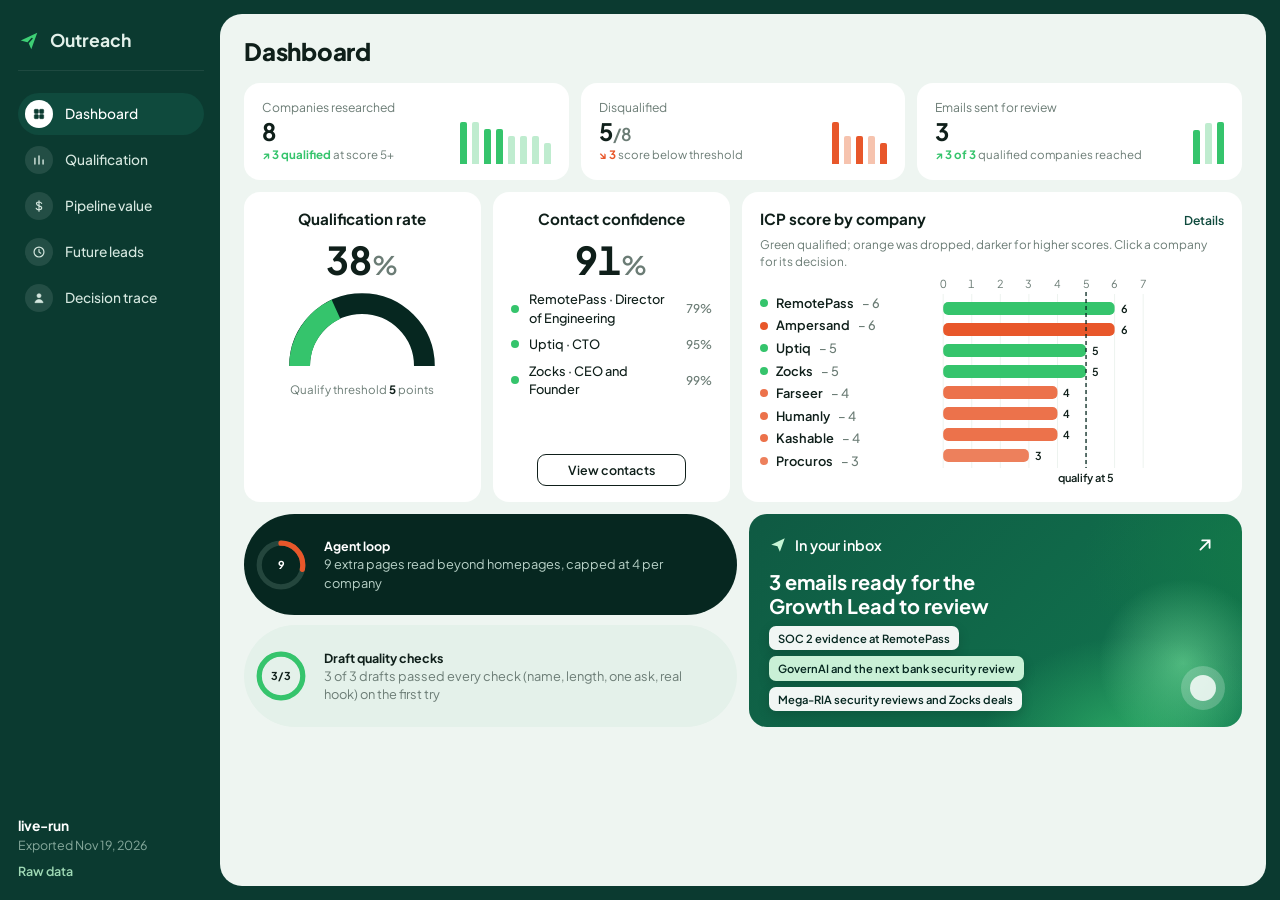
<file: dashboard/index.html>
<!doctype html>
<html lang="en">
<head>
  <meta charset="utf-8">
  <meta name="viewport" content="width=device-width, initial-scale=1, viewport-fit=cover">
  <title>Sprinto Outreach Pipeline</title>
  <meta name="description" content="Which prospects qualified for Sprinto, what they're worth, who to contact, and which to re-check later.">
  <link rel="preconnect" href="https://fonts.googleapis.com">
  <link rel="preconnect" href="https://fonts.gstatic.com" crossorigin>
  <link rel="stylesheet" href="https://fonts.googleapis.com/css2?family=Plus+Jakarta+Sans:wght@400;500;600;700;800&display=swap">
  <link rel="stylesheet" href="styles.css">
</head>
<body>
  <div class="shell">
    <aside class="side" aria-label="Sidebar">
      <a class="brand" href="#dashboard" aria-label="Outreach dashboard">
        <svg viewBox="0 0 24 24" width="22" height="22" aria-hidden="true"><path d="M3 11.5 21 3l-6.5 18-3.2-7.3L3 11.5Z" fill="#3ecf75"/><path d="m11.3 13.7 3.9-4.4" stroke="#0b3a30" stroke-width="1.8" stroke-linecap="round"/></svg>
        <span>Outreach</span>
      </a>
      <nav class="nav" aria-label="Pages">
        <a href="#dashboard" data-nav="dashboard">
          <span class="ico"><svg viewBox="0 0 24 24" aria-hidden="true"><rect x="4" y="4" width="7" height="7" rx="1.5"/><rect x="13" y="4" width="7" height="7" rx="1.5"/><rect x="4" y="13" width="7" height="7" rx="1.5"/><rect x="13" y="13" width="7" height="7" rx="1.5"/></svg></span>Dashboard</a>
        <a href="#qualification" data-nav="qualification">
          <span class="ico"><svg viewBox="0 0 24 24" aria-hidden="true"><path d="M5 19V9m7 10V5m7 14v-7" stroke-width="2.4" stroke-linecap="round"/></svg></span>Qualification</a>
        <a href="#value" data-nav="value">
          <span class="ico"><svg viewBox="0 0 24 24" aria-hidden="true"><path d="M12 3v18M16.5 7.5c-.6-1.4-2.3-2.3-4.5-2.3-2.6 0-4.3 1.3-4.3 3.1 0 4.4 9 2.4 9 6.9 0 1.9-1.9 3.3-4.7 3.3-2.3 0-4.1-1-4.8-2.6" stroke-width="2" stroke-linecap="round" fill="none"/></svg></span>Pipeline value</a>
        <a href="#future" data-nav="future">
          <span class="ico"><svg viewBox="0 0 24 24" aria-hidden="true"><circle cx="12" cy="12" r="8.5" fill="none" stroke-width="2"/><path d="M12 7.5V12l3 2" stroke-width="2" stroke-linecap="round" fill="none"/></svg></span>Future leads</a>
        <a href="#trace" data-nav="trace">
          <span class="ico"><svg viewBox="0 0 24 24" aria-hidden="true"><circle cx="12" cy="8" r="3.5"/><path d="M5 20c.8-3.6 3.6-5.5 7-5.5s6.2 1.9 7 5.5z"/></svg></span>Decision trace</a>
      </nav>
      <div class="side-foot">
        <p class="run"><b id="run-name">—</b><span id="run-date">—</span></p>
        <a class="raw" href="data.json" target="_blank" rel="noopener">Raw data</a>
      </div>
    </aside>

    <main class="panel">
      <h1 id="page-title">Dashboard</h1>

      <!-- Dashboard -->
      <section class="view legacy" id="view-dashboard" data-title="Dashboard">
        <div class="row kpis" aria-label="Run totals">
          <article class="card kpi">
            <div>
              <p class="k-label">Companies researched</p>
              <p class="k-value"><span data-k="researched">—</span></p>
              <p class="k-delta up" id="d-researched">—</p>
            </div>
            <div class="mini" id="mini-researched" aria-hidden="true"></div>
          </article>
          <article class="card kpi">
            <div>
              <p class="k-label">Disqualified</p>
              <p class="k-value"><span data-k="dropped">—</span><small>/<span data-k="researched">—</span></small></p>
              <p class="k-delta down" id="d-dropped">—</p>
            </div>
            <div class="mini" id="mini-dropped" aria-hidden="true"></div>
          </article>
          <article class="card kpi">
            <div>
              <p class="k-label">Emails sent for review</p>
              <p class="k-value"><span data-k="emailed">—</span></p>
              <p class="k-delta up" id="d-emailed">—</p>
            </div>
            <div class="mini" id="mini-emailed" aria-hidden="true"></div>
          </article>
        </div>

        <div class="row mid">
          <article class="card center">
            <h2>Qualification rate</h2>
            <p class="big"><span id="rate">—</span><small>%</small></p>
            <div class="gauge" id="gauge" role="img" aria-label="Qualification rate"></div>
            <p class="fine">Qualify threshold <b class="thr">—</b> points</p>
          </article>
          <article class="card center">
            <h2>Contact confidence</h2>
            <p class="big"><span id="conf">—</span><small>%</small></p>
            <ul class="legend" id="conf-legend"></ul>
            <a class="btn-line" href="#trace">View contacts</a>
          </article>
          <article class="card wide">
            <div class="card-head">
              <h2>ICP score by company</h2>
              <a class="link" href="#qualification">Details</a>
            </div>
            <p class="sub">Green qualified; orange was dropped, darker for higher scores. Click a company for its decision.</p>
            <div class="wide-body">
              <ul class="score-list" id="score-list"></ul>
              <div class="chart" id="score-chart"></div>
            </div>
          </article>
        </div>

        <div class="row bottom">
          <div class="pills">
            <article class="pill dark">
              <div class="ring" id="ring-pages" aria-hidden="true"></div>
              <div><h3>Agent loop</h3><p><span data-k="pages">—</span> extra pages read beyond homepages, capped at 4 per company</p></div>
            </article>
            <article class="pill light">
              <div class="ring" id="ring-drafts" aria-hidden="true"></div>
              <div><h3>Draft quality checks</h3><p id="draft-note">—</p></div>
            </article>
          </div>
          <article class="promo">
            <div class="promo-top">
              <span class="promo-brand"><svg viewBox="0 0 24 24" width="18" height="18" aria-hidden="true"><path d="M3 11.5 21 3l-6.5 18-3.2-7.3L3 11.5Z" fill="#c7f5d6"/></svg>In your inbox</span>
              <a class="promo-arrow" href="#trace" aria-label="Open the decision trace"><svg viewBox="0 0 24 24" width="22" height="22" aria-hidden="true"><path d="M7 17 17 7M9 7h8v8" stroke="#fff" stroke-width="2" fill="none" stroke-linecap="round"/></svg></a>
            </div>
            <p class="promo-title"><span data-k="emailed">—</span> emails ready for the Growth Lead to review</p>
            <div class="chips" id="chips"></div>
          </article>
        </div>
      </section>

      <!-- Qualification -->
      <section class="view legacy" id="view-qualification" data-title="Qualification" hidden>
        <div class="row q-grid">
          <article class="card q-scores">
            <div class="card-head">
              <h2>ICP score by company</h2>
              <span class="fine">Qualify threshold <b class="thr">—</b> points</span>
            </div>
            <p class="sub">Points from the scoring table. Hard gates (already on a compliance platform, not SaaS) drop a company whatever its score. Hover or tap a bar for the reasons, click to open its decision.</p>
            <div class="chart tall" id="q-score-chart"></div>
          </article>
          <article class="card">
            <h2>Where each company stopped</h2>
            <p class="sub">Companies that reached each step</p>
            <div class="chart" id="funnel-chart"></div>
          </article>
          <article class="card">
            <h2>Why companies were dropped</h2>
            <p class="sub">Disqualified companies by the rule that stopped them</p>
            <div class="chart" id="drop-chart"></div>
          </article>
        </div>
      </section>

      <!-- Pipeline value: what the qualified companies are worth -->
      <section class="view" id="view-value" data-title="Pipeline value" hidden>
        <div class="row stats three">
          <article class="card stat"><p class="k-label">Annual contract value</p><p class="k-value" id="v-acv">—</p><p class="k-note" id="v-acv-range">—</p></article>
          <article class="card stat"><p class="k-label">Expected value</p><p class="k-value" id="v-ev">—</p><p class="k-note">Midpoint × chance of winning</p></article>
          <article class="card stat"><p class="k-label">3-year value</p><p class="k-value" id="v-3y">—</p><p class="k-note" id="v-3y-note">—</p></article>
        </div>
        <div class="row v-grid">
          <article class="card">
            <h2>Contract value by company</h2>
            <div class="chart" id="value-chart"></div>
            <div class="tablewrap">
              <table class="table compact">
                <thead><tr><th>Company</th><th class="num">Employees</th><th class="num">Raised</th><th>New frameworks</th><th class="num">Win</th><th class="num">Expected</th><th class="num">3-year</th></tr></thead>
                <tbody id="value-rows"></tbody>
              </table>
            </div>
          </article>
          <article class="card assumptions">
            <h2>Assumptions</h2>
            <p class="fine">Public benchmarks; edit in <code>config.py</code>.</p>
            <h3>First framework / yr</h3>
            <ul class="kv" id="a-price"></ul>
            <h3>Each extra framework</h3>
            <p id="a-uplift">—</p>
            <h3>Chance of winning</h3>
            <ul class="kv" id="a-win"></ul>
            <p class="fine src" id="a-ret">—</p>
          </article>
        </div>
      </section>

      <!-- Future leads: what to re-check later -->
      <section class="view" id="view-future" data-title="Future leads" hidden>
        <div class="row f-grid">
          <div class="future-grid" id="future-cards"></div>
          <article class="card signals">
            <h2>Signals that qualify a near miss</h2>
            <p class="fine">Any one of these closes a 1–2 point gap.</p>
            <ul class="kv" id="signals"></ul>
          </article>
        </div>
      </section>

      <!-- Decision trace: everything about one company -->
      <section class="view" id="view-trace" data-title="Decision trace" hidden>
        <div class="row trace-grid">
          <nav class="card co-list" aria-label="Companies"><ul id="co-list"></ul></nav>
          <article class="card trace" id="detail"></article>
        </div>
      </section>
    </main>
  </div>
  <script src="app.js"></script>
</body>
</html>
</file>
<file: dashboard/styles.css>
/* Layout: dark forest sidebar + pale mint panel of white cards. One fact, one place. Single light theme. */
:root {
  --forest: #0b3a30;
  --forest-2: #0f4a3d;
  --forest-ink: #062720;
  --mint-bg: #eef5f1;
  --card: #ffffff;
  --ink: #0f1f1a;
  --muted: #6b7c75;
  --line: #e2ece7;
  --green: #35c46c;
  --green-soft: #bfeccf;
  --green-pale: #e5f7ec;
  --orange: #e8572a;
  --orange-soft: #f6c3ae;
  --orange-pale: #fbe6dd;
  --amber-pale: #fdf1d6;
  --font: "Plus Jakarta Sans", "Segoe UI", system-ui, -apple-system, sans-serif;
  color-scheme: light;
}

* { box-sizing: border-box; }
html { -webkit-text-size-adjust: 100%; }
body { margin: 0; background: var(--forest); color: var(--ink); font-family: var(--font); font-size: 14px; line-height: 1.45; }
a { color: inherit; }
h1, h2, h3, p { margin: 0; }
h1 { font-size: 1.5rem; font-weight: 800; letter-spacing: -0.01em; }
h2 { font-size: 0.95rem; font-weight: 700; }
h3 { font-size: 0.78rem; font-weight: 700; }
:focus-visible { outline: 2px solid var(--green); outline-offset: 2px; }

.shell {
  display: grid; grid-template-columns: 220px minmax(0, 1fr);
  height: 100vh; height: 100dvh; overflow: hidden;
  padding: max(14px, env(safe-area-inset-top, 0px)) max(14px, env(safe-area-inset-right, 0px)) 14px 0;
}

/* Sidebar */
.side { height: 100%; display: flex; flex-direction: column; gap: 22px; padding: 14px 16px 6px max(18px, env(safe-area-inset-left, 0px)); color: #e3f1ea; }
.brand { display: flex; align-items: center; gap: 10px; text-decoration: none; font-weight: 700; font-size: 1.1rem; padding-bottom: 16px; border-bottom: 1px solid rgba(255, 255, 255, 0.08); }
.nav { display: flex; flex-direction: column; gap: 4px; }
.nav a { display: flex; align-items: center; gap: 12px; text-decoration: none; font-size: 0.86rem; font-weight: 500; padding: 7px 10px 7px 7px; border-radius: 999px; color: #d5e7df; }
.nav a:hover { background: rgba(255, 255, 255, 0.05); }
.nav a.active { background: var(--forest-2); color: #fff; }
.ico { width: 28px; height: 28px; border-radius: 50%; background: rgba(255, 255, 255, 0.1); display: grid; place-items: center; flex: none; }
.ico svg { width: 14px; height: 14px; fill: #d5e7df; stroke: #d5e7df; }
.nav a.active .ico { background: #fff; }
.nav a.active .ico svg { fill: var(--forest); stroke: var(--forest); }
.side-foot { margin-top: auto; display: flex; flex-direction: column; gap: 8px; font-size: 0.78rem; }
.run { display: flex; flex-direction: column; }
.run b { color: #fff; font-size: 0.86rem; }
.run span { color: #86a99c; }
.raw { color: #9fd9b5; text-decoration: none; font-weight: 600; }
.raw:hover { text-decoration: underline; }

/* Panel */
.panel { background: var(--mint-bg); border-radius: 22px; padding: 20px clamp(16px, 2.2vw, 24px); display: flex; flex-direction: column; gap: 14px; min-width: 0; min-height: 0; overflow-y: auto; }
.view { display: flex; flex-direction: column; gap: 12px; min-height: 0; flex: 1; }
.view[hidden] { display: none; }
@media (prefers-reduced-motion: no-preference) { .view:not([hidden]) { animation: viewIn 200ms ease-out; } }
@keyframes viewIn { from { opacity: 0; transform: translateY(3px); } to { opacity: 1; transform: none; } }
.row { display: grid; gap: 12px; min-width: 0; }
.card { background: var(--card); border-radius: 16px; padding: 16px 18px; min-width: 0; display: flex; flex-direction: column; gap: 10px; }
.card-head { display: flex; align-items: baseline; justify-content: space-between; gap: 12px; flex-wrap: wrap; }
.fine { font-size: 0.74rem; color: var(--muted); }
.fine b { color: var(--ink); }

/* Stat cards */
.stats { grid-template-columns: repeat(4, minmax(0, 1fr)); }
.stats.three { grid-template-columns: repeat(3, minmax(0, 1fr)); }
.stat { gap: 2px; }
.k-label { font-size: 0.76rem; color: var(--muted); }
.k-value { font-size: 1.9rem; font-weight: 700; font-variant-numeric: tabular-nums; line-height: 1.15; }
.k-note { font-size: 0.72rem; color: var(--muted); }

/* Tables */
.tablewrap { overflow-x: auto; }
.table { border-collapse: collapse; width: 100%; min-width: 640px; }
.table th { text-align: left; font-size: 0.72rem; color: var(--muted); font-weight: 600; padding: 8px 12px; background: var(--mint-bg); white-space: nowrap; }
.table th:first-child { border-radius: 10px 0 0 10px; }
.table th:last-child { border-radius: 0 10px 10px 0; }
.table td { padding: 11px 12px; border-bottom: 1px solid var(--line); vertical-align: top; font-size: 0.84rem; }
.table tr:last-child td { border-bottom: 0; }
.table .num { text-align: right; font-variant-numeric: tabular-nums; white-space: nowrap; }
.table td.num b { font-weight: 700; }
.table .muted { color: var(--muted); }
.table tbody tr { cursor: pointer; }
.table tbody tr:hover td { background: #f6fbf8; }
.table.compact td { padding: 8px 10px; font-size: 0.8rem; }
.table.compact th { padding: 7px 10px; }
.cell-sub { display: block; font-size: 0.74rem; color: var(--muted); }

/* Charts */
.chart { position: relative; width: 100%; }
.chart svg { display: block; width: 100%; overflow: visible; }
.chart text { font-family: var(--font); font-size: 11px; fill: var(--muted); font-variant-numeric: tabular-nums; }
.chart text.strong { fill: var(--ink); font-weight: 600; }
.chart .bar { cursor: pointer; }
.tip { position: absolute; z-index: 5; pointer-events: none; background: var(--forest-ink); color: #fff; border-radius: 10px; padding: 10px 12px; font-size: 0.76rem; max-width: 280px; line-height: 1.45; box-shadow: 0 10px 30px rgba(6, 39, 32, 0.35); }
.tip b { display: flex; justify-content: space-between; gap: 14px; margin-bottom: 4px; }
.tip ul { margin: 4px 0 0; padding-left: 14px; color: #cfe3da; }

/* Badges */
.badge { display: inline-block; font-size: 0.7rem; font-weight: 700; padding: 2px 9px; border-radius: 999px; white-space: nowrap; background: var(--mint-bg); color: var(--muted); }
.badge[data-o="emailed"], .badge[data-p="high"] { background: var(--green-pale); color: #1a7a45; }
.badge[data-o="disqualified"] { background: var(--orange-pale); color: #b43f19; }
.badge[data-o="drafted"], .badge[data-o="no_poc"], .badge[data-o="manual_review"], .badge[data-p="medium"] { background: var(--amber-pale); color: #8a5a07; }
.badge[data-o="failed"] { background: #fde2e0; color: #a3271f; }


/* Pipeline value */
.v-grid { grid-template-columns: minmax(0, 1.8fr) minmax(0, 1fr); align-items: start; }
.assumptions { gap: 4px; }
.assumptions h3 { margin-top: 8px; }
.assumptions p { font-size: 0.8rem; }
.assumptions code { font-size: 0.72rem; background: var(--mint-bg); padding: 1px 5px; border-radius: 5px; }
.kv { list-style: none; margin: 0; padding: 0; display: flex; flex-direction: column; gap: 3px; font-size: 0.8rem; }
.kv li { display: flex; justify-content: space-between; gap: 10px; }
.kv li span:last-child { font-weight: 600; font-variant-numeric: tabular-nums; white-space: nowrap; }
.src { margin-top: 8px; }

/* Future leads */
.f-grid { grid-template-columns: minmax(0, 1fr) 270px; align-items: start; flex: 1; min-height: 0; }
.future-grid { display: grid; grid-template-columns: repeat(auto-fill, minmax(240px, 1fr)); gap: 12px; align-content: start; }
.fcard { gap: 6px; border-top: 4px solid var(--line); }
.fcard[data-p="high"] { border-top-color: var(--green); }
.fcard[data-p="medium"] { border-top-color: #e2a64b; }
.fcard[data-p="none"] { opacity: 0.7; }
.fhead { display: flex; align-items: center; justify-content: space-between; gap: 8px; }
.fmeta { font-size: 0.74rem; color: var(--muted); }
.fcard p.fnote { font-size: 0.8rem; }
.fcard ul { margin: 0; padding-left: 15px; font-size: 0.76rem; display: flex; flex-direction: column; gap: 2px; }
.signals .kv li span:first-child { color: var(--ink); }

/* Decision trace */
.trace-grid { grid-template-columns: 230px minmax(0, 1fr); flex: 1; min-height: 0; align-items: stretch; }
.trace-grid > .card { min-height: 0; overflow-y: auto; }
.co-list ul { list-style: none; margin: 0; padding: 0; display: flex; flex-direction: column; gap: 3px; }
.co-list button { all: unset; box-sizing: border-box; width: 100%; display: grid; grid-template-columns: 1fr auto; gap: 3px 8px; padding: 8px 10px; border-radius: 10px; cursor: pointer; }
.co-list button:hover { background: var(--mint-bg); }
.co-list button[aria-current="true"] { background: var(--forest-ink); color: #fff; }
.co-list button[aria-current="true"] .co-score { color: #b9d2c8; }
.co-list button:focus-visible { outline: 2px solid var(--green); }
.co-name { font-weight: 600; font-size: 0.86rem; }
.co-score { font-size: 0.74rem; color: var(--muted); font-variant-numeric: tabular-nums; align-self: center; }
.co-list .badge { justify-self: start; }
.trace-title { display: flex; align-items: center; gap: 10px; flex-wrap: wrap; }
.trace-title h2 { font-size: 1.1rem; }
.trace-title .fine { margin-left: auto; }
.detail { display: grid; grid-template-columns: repeat(auto-fit, minmax(280px, 1fr)); gap: 24px; }
.detail h3 { margin-bottom: 6px; color: var(--muted); text-transform: uppercase; letter-spacing: 0.05em; font-size: 0.68rem; }
.detail dl { display: grid; grid-template-columns: max-content 1fr; gap: 7px 14px; margin: 0; font-size: 0.85rem; }
.detail dt { font-size: 0.74rem; color: var(--muted); padding-top: 2px; }
.detail dd { margin: 0; min-width: 0; overflow-wrap: anywhere; }
.list { list-style: none; margin: 0 0 16px; padding: 0; display: flex; flex-direction: column; gap: 6px; font-size: 0.84rem; }
.list li { display: grid; grid-template-columns: 2.2em 1fr; gap: 10px; align-items: baseline; }
.pts { text-align: right; font-weight: 700; font-variant-numeric: tabular-nums; }
.pts.pos { color: #1f9d57; }
.pts.neg { color: var(--orange); }
.step { font-size: 0.8rem; color: var(--muted); overflow-wrap: anywhere; }
.step b { color: var(--ink); font-weight: 600; }

/* Narrow screens */
@media (max-width: 1100px) {
  .v-grid, .f-grid { grid-template-columns: 1fr; }
  .stats { grid-template-columns: repeat(2, minmax(0, 1fr)); }
}
@media (max-width: 860px) {
  .shell { grid-template-columns: 1fr; grid-template-rows: auto minmax(0, 1fr); padding: 0; }
  .side { height: auto; flex-direction: row; flex-wrap: wrap; align-items: center; gap: 10px 14px; padding: max(14px, env(safe-area-inset-top, 0px)) max(16px, env(safe-area-inset-right, 0px)) 12px max(16px, env(safe-area-inset-left, 0px)); }
  .brand { border: 0; padding: 0; }
  .nav { flex-direction: row; flex-wrap: wrap; gap: 4px; width: 100%; order: 3; }
  .nav a { padding: 5px 10px 5px 5px; font-size: 0.78rem; }
  .ico { width: 24px; height: 24px; }
  .side-foot { margin: 0 0 0 auto; flex-direction: row; align-items: center; gap: 12px; }
  .run span { display: none; }
  .panel { border-radius: 0; padding-left: max(16px, env(safe-area-inset-left, 0px)); padding-right: max(16px, env(safe-area-inset-right, 0px)); }
  .stats.three, .trace-grid { grid-template-columns: 1fr; }
  .trace-grid > .card { overflow: visible; }
  .co-list ul { flex-direction: row; flex-wrap: wrap; }
  .co-list li { flex: 1 1 140px; }
}
@media (max-width: 480px) {
  .stats { grid-template-columns: 1fr 1fr; }
  .k-value { font-size: 1.5rem; }
}


/* ===== Restored Dashboard + Qualification pages (earlier build), scoped to .legacy ===== */
.legacy .card { display: block; flex-direction: row; gap: 0; }
.legacy .card-head { display: flex; align-items: baseline; justify-content: space-between; gap: 12px; flex-wrap: wrap; }
.legacy .link { font-size: 0.76rem; font-weight: 600; color: var(--forest-2); text-decoration: none; }
.legacy .link:hover { text-decoration: underline; }
.legacy .chart.tall { min-height: 320px; }
.legacy .q-grid { grid-template-columns: minmax(0, 1.5fr) minmax(0, 1fr); grid-template-rows: auto auto; flex: 1; }
.legacy .q-scores { grid-row: span 2; display: flex; flex-direction: column; gap: 6px; }
.legacy .btn-line { display: inline-block; margin-top: auto; border: 1.5px solid var(--ink); border-radius: 9px; padding: 6px 30px; font-size: 0.78rem; font-weight: 600; text-decoration: none; }
.legacy .kpis { grid-template-columns: repeat(3, minmax(0, 1fr)); }
.legacy .kpi { display: flex; align-items: flex-end; justify-content: space-between; gap: 12px; }
.legacy .k-label { font-size: 0.76rem; color: var(--muted); }
.legacy .k-value { font-size: 1.5rem; font-weight: 700; margin: 2px 0 1px; font-variant-numeric: tabular-nums; }
.legacy .k-value small { font-size: 1.1rem; color: var(--muted); font-weight: 600; }
.legacy .k-delta { font-size: 0.72rem; color: var(--muted); }
.legacy .k-delta b { font-weight: 700; }
.legacy .k-delta.up b { color: var(--green); }
.legacy .k-delta.down b { color: var(--orange); }
.legacy .mini { display: flex; align-items: flex-end; gap: 5px; height: 38px; flex: none; }
.legacy .mini i { display: block; width: 7px; border-radius: 2px 2px 0 0; }
.legacy /* Middle row */
.mid { grid-template-columns: minmax(0, 0.9fr) minmax(0, 0.9fr) minmax(0, 1.9fr); }
.legacy .center { display: flex; flex-direction: column; align-items: center; text-align: center; gap: 6px; }
.legacy .big { font-size: 2.4rem; font-weight: 700; line-height: 1.05; font-variant-numeric: tabular-nums; margin-top: 4px; }
.legacy .big small { font-size: 1.6rem; font-weight: 600; color: var(--muted); }
.legacy .gauge { width: 100%; max-width: 160px; }
.legacy .gauge svg { display: block; width: 100%; height: auto; }
.legacy .fine { font-size: 0.72rem; color: var(--muted); }
.legacy .fine b { color: var(--ink); }
.legacy .legend { list-style: none; padding: 0; margin: 4px 0 6px; width: 100%; display: flex; flex-direction: column; gap: 8px; }
.legacy .legend li { display: grid; grid-template-columns: 10px 1fr auto; gap: 8px; align-items: center; font-size: 0.8rem; font-weight: 500; text-align: left; }
.legacy .legend li span:last-child { color: var(--muted); font-variant-numeric: tabular-nums; font-size: 0.75rem; }
.legacy .dot { width: 8px; height: 8px; border-radius: 50%; background: var(--green); }
.legacy .wide { display: flex; flex-direction: column; gap: 6px; }
.legacy .sub { font-size: 0.74rem; color: var(--muted); max-width: 52ch; }
.legacy .wide-body { display: grid; grid-template-columns: minmax(0, 0.75fr) minmax(0, 1.25fr); gap: 14px; align-items: center; margin-top: 2px; }
.legacy .score-list { list-style: none; margin: 0; padding: 0; display: flex; flex-direction: column; gap: 4px; }
.legacy .score-list li { display: flex; align-items: center; gap: 8px; font-size: 0.8rem; font-weight: 600; cursor: pointer; }
.legacy .score-list li:hover { color: var(--forest-2); }
.legacy .score-list .sw { width: 8px; height: 8px; border-radius: 50%; flex: none; }
.legacy .score-list .val { color: var(--muted); font-weight: 500; }
.legacy .chart { position: relative; width: 100%; min-height: 150px; }
.legacy .chart svg { display: block; width: 100%; overflow: visible; }
.legacy .chart text { font-family: var(--font); font-size: 11px; fill: var(--muted); font-variant-numeric: tabular-nums; }
.legacy .chart text.strong { fill: var(--ink); font-weight: 600; }
.legacy .chart .bar { cursor: pointer; }
.legacy .chart .bar:focus-visible { outline: 2px solid var(--forest); }
.legacy .tip { position: absolute; z-index: 5; pointer-events: none; background: var(--forest-ink); color: #fff; border-radius: 10px; padding: 10px 12px; font-size: 0.76rem; max-width: 280px; line-height: 1.45; box-shadow: 0 10px 30px rgba(6, 39, 32, 0.35); }
.legacy .tip b { display: flex; justify-content: space-between; gap: 14px; margin-bottom: 2px; }
.legacy .tip .lvl { color: #9fc4b6; display: block; margin-bottom: 4px; }
.legacy .tip ul { margin: 6px 0 0; padding-left: 14px; color: #cfe3da; }
.legacy /* Bottom row */
.bottom { grid-template-columns: minmax(0, 1fr) minmax(0, 1fr); align-items: stretch; }
.legacy .pills { display: flex; flex-direction: column; gap: 10px; }
.legacy .pill { display: flex; align-items: center; gap: 16px; border-radius: 999px; padding: 9px 24px 9px 10px; flex: 1; min-height: 66px; }
.legacy .pill p { font-size: 0.8rem; }
.legacy .pill.dark { background: var(--forest-ink); color: #fff; }
.legacy .pill.dark p { color: #b9d2c8; }
.legacy .pill.light { background: #e4f1ea; }
.legacy .pill.light p { color: var(--muted); }
.legacy .ring { width: 54px; height: 54px; flex: none; }
.legacy .ring svg { display: block; width: 100%; height: 100%; }
.legacy .promo { position: relative; overflow: hidden; border-radius: 18px; padding: 14px 20px 16px; color: #fff; display: flex; flex-direction: column; gap: 8px; min-height: 142px;
  background:
    radial-gradient(120px 120px at 88% 70%, rgba(126, 234, 164, 0.55), transparent 70%),
    radial-gradient(220px 160px at 78% 110%, rgba(62, 207, 117, 0.6), transparent 70%),
    radial-gradient(260px 200px at 105% 20%, rgba(19, 120, 72, 0.9), transparent 70%),
    linear-gradient(135deg, #0f5a43, #11764f); }
.legacy .promo::after { content: ""; position: absolute; right: 26px; bottom: 26px; width: 26px; height: 26px; border-radius: 50%; background: #fff; box-shadow: 0 0 0 9px rgba(255, 255, 255, 0.25); opacity: 0.85; }
.legacy .promo-top { display: flex; align-items: center; justify-content: space-between; }
.legacy .promo-brand { display: flex; align-items: center; gap: 8px; font-weight: 600; font-size: 0.9rem; }
.legacy .promo-arrow { display: grid; place-items: center; width: 34px; height: 34px; border-radius: 50%; }
.legacy .promo-title { font-size: 1.25rem; font-weight: 700; line-height: 1.2; max-width: 16ch; }
.legacy .chips { display: flex; flex-wrap: wrap; gap: 6px; margin-top: auto; padding-right: 56px; position: relative; z-index: 1; }
.legacy .chip { background: rgba(255, 255, 255, 0.94); color: var(--forest-ink); border-radius: 7px; padding: 4px 9px; font-size: 0.7rem; font-weight: 600; box-shadow: 0 4px 12px rgba(0, 0, 0, 0.15); }
.legacy .chip:nth-child(2) { background: #c9f0d6; }

@media (max-width: 1100px) {
  .legacy .mid { grid-template-columns: repeat(2, minmax(0, 1fr)); }
  .legacy .wide { grid-column: 1 / -1; }
  .legacy .q-grid { grid-template-columns: 1fr; }
  .legacy .q-scores { grid-row: auto; }
}
@media (max-width: 860px) {
  .legacy .kpis, .legacy .bottom, .legacy .mid, .legacy .wide-body { grid-template-columns: 1fr; }
}
@media (max-width: 560px) { .legacy .pill { border-radius: 22px; } }
</file>
